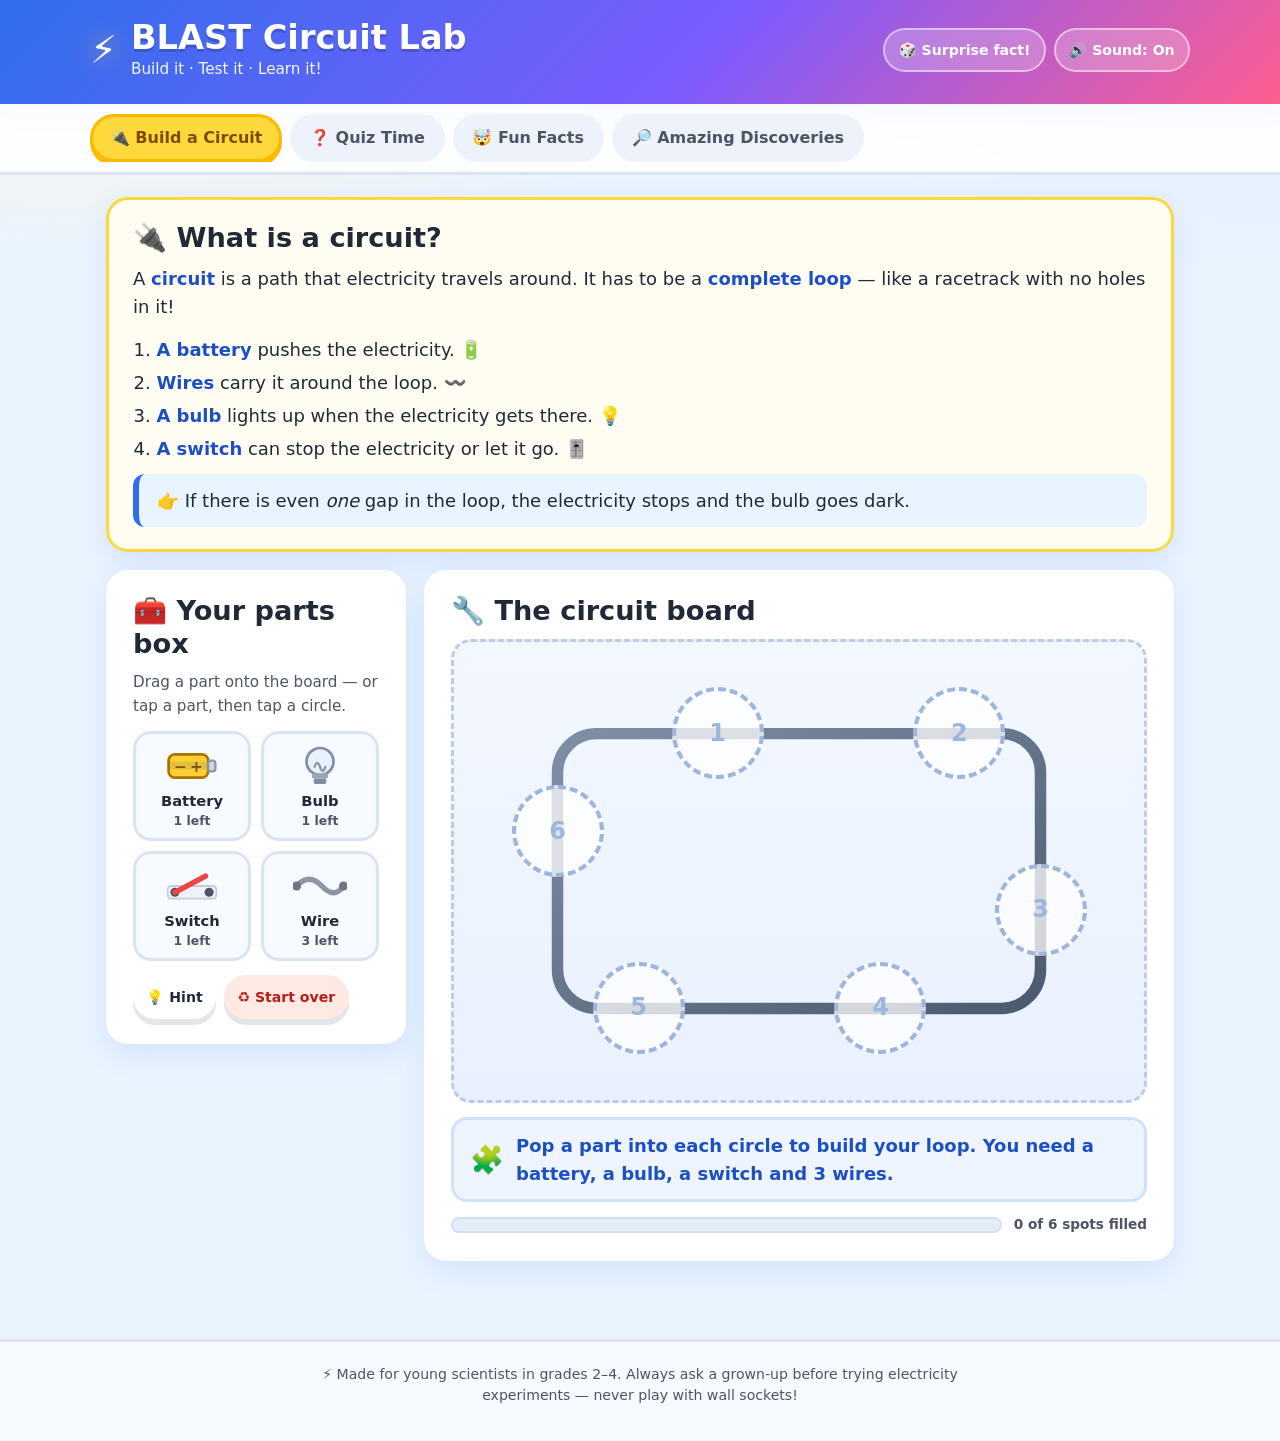
<file: index.html>
<!DOCTYPE html>
<html lang="en">
<head>
<meta charset="UTF-8" />
<meta name="viewport" content="width=device-width, initial-scale=1.0" />
<title>⚡ BLAST Circuit Lab — Electricity for Kids</title>
<meta name="description" content="A fun interactive website that teaches kids in grades 2-4 how to build an electrical circuit, with quizzes, fun facts and amazing discoveries." />
<link rel="icon" href="data:image/svg+xml,<svg xmlns='http://www.w3.org/2000/svg' viewBox='0 0 100 100'><text y='.9em' font-size='90'>⚡</text></svg>" />
<link rel="stylesheet" href="css/styles.css" />
</head>
<body>

<a class="skip-link" href="#main">Skip to content</a>

<header class="site-header">
  <div class="header-inner">
    <div class="brand">
      <span class="brand-bolt" aria-hidden="true">⚡</span>
      <div>
        <h1>BLAST Circuit Lab</h1>
        <p class="tagline">Build it · Test it · Learn it!</p>
      </div>
    </div>
    <div class="header-tools">
      <button id="factButton" class="btn btn-small btn-ghost" type="button" title="Show a random fun fact">
        🎲 Surprise fact!
      </button>
      <button id="soundToggle" class="btn btn-small btn-ghost" type="button" aria-pressed="true" title="Turn sound on or off">
        🔊 Sound: On
      </button>
    </div>
  </div>
</header>

<nav class="tabs" aria-label="Choose an activity">
  <div class="tabs-inner" role="tablist">
    <button class="tab is-active" role="tab" id="tab-build" aria-controls="panel-build" aria-selected="true" data-tab="build">🔌 Build a Circuit</button>
    <button class="tab" role="tab" id="tab-quiz" aria-controls="panel-quiz" aria-selected="false" data-tab="quiz">❓ Quiz Time</button>
    <button class="tab" role="tab" id="tab-facts" aria-controls="panel-facts" aria-selected="false" data-tab="facts">🤯 Fun Facts</button>
    <button class="tab" role="tab" id="tab-discoveries" aria-controls="panel-discoveries" aria-selected="false" data-tab="discoveries">🔎 Amazing Discoveries</button>
  </div>
</nav>

<main id="main">

  <!-- ============ BUILD A CIRCUIT ============ -->
  <section class="panel is-active" id="panel-build" role="tabpanel" aria-labelledby="tab-build">

    <div class="card intro-card">
      <h2>🔌 What is a circuit?</h2>
      <p>A <strong>circuit</strong> is a path that electricity travels around. It has to be a <strong>complete loop</strong> — like a racetrack with no holes in it!</p>
      <ol class="steps">
        <li><strong>A battery</strong> pushes the electricity. 🔋</li>
        <li><strong>Wires</strong> carry it around the loop. 〰️</li>
        <li><strong>A bulb</strong> lights up when the electricity gets there. 💡</li>
        <li><strong>A switch</strong> can stop the electricity or let it go. 🎚️</li>
      </ol>
      <p class="tip">👉 If there is even <em>one</em> gap in the loop, the electricity stops and the bulb goes dark.</p>
    </div>

    <div class="builder-layout">

      <div class="card tray-card">
        <h2>🧰 Your parts box</h2>
        <p class="hint-small">Drag a part onto the board — or tap a part, then tap a circle.</p>
        <div class="tray" id="tray">
          <button class="part" type="button" data-part="battery" aria-label="Battery">
            <span class="part-icon" data-icon="battery"></span>
            <span class="part-name">Battery</span>
            <span class="part-count" data-count="battery"></span>
          </button>
          <button class="part" type="button" data-part="bulb" aria-label="Light bulb">
            <span class="part-icon" data-icon="bulb"></span>
            <span class="part-name">Bulb</span>
            <span class="part-count" data-count="bulb"></span>
          </button>
          <button class="part" type="button" data-part="switch" aria-label="Switch">
            <span class="part-icon" data-icon="switch"></span>
            <span class="part-name">Switch</span>
            <span class="part-count" data-count="switch"></span>
          </button>
          <button class="part" type="button" data-part="wire" aria-label="Wire">
            <span class="part-icon" data-icon="wire"></span>
            <span class="part-name">Wire</span>
            <span class="part-count" data-count="wire"></span>
          </button>
        </div>
        <div class="tray-actions">
          <button class="btn btn-small" id="hintButton" type="button">💡 Hint</button>
          <button class="btn btn-small btn-warn" id="resetButton" type="button">♻️ Start over</button>
        </div>
      </div>

      <div class="card board-card">
        <h2>🔧 The circuit board</h2>

        <div class="board" id="board">
          <svg class="board-svg" viewBox="0 0 600 400" preserveAspectRatio="none" aria-hidden="true">
            <defs>
              <linearGradient id="loopGrad" x1="0" y1="0" x2="1" y2="1">
                <stop offset="0%" stop-color="#7f8fa6" />
                <stop offset="100%" stop-color="#4b5a6e" />
              </linearGradient>
            </defs>
            <path id="loopPath" d="M 124 80 H 476 A 34 34 0 0 1 510 114 V 286 A 34 34 0 0 1 476 320 H 124 A 34 34 0 0 1 90 286 V 114 A 34 34 0 0 1 124 80 Z" fill="none" stroke="url(#loopGrad)" stroke-width="10" stroke-linecap="round" />
            <path id="loopGlow" d="M 124 80 H 476 A 34 34 0 0 1 510 114 V 286 A 34 34 0 0 1 476 320 H 124 A 34 34 0 0 1 90 286 V 114 A 34 34 0 0 1 124 80 Z" fill="none" stroke="#ffd93b" stroke-width="14" stroke-linecap="round" class="loop-glow" />
          </svg>
          <div class="slots" id="slots"></div>
          <div class="electrons" id="electrons" aria-hidden="true"></div>
        </div>

        <div class="status" id="status" role="status" aria-live="polite">
          <span class="status-emoji">🧩</span>
          <span class="status-text">Pop a part into each circle to build your loop!</span>
        </div>

        <div class="progress-wrap" aria-hidden="true">
          <div class="progress-bar"><span id="progressFill"></span></div>
          <span class="progress-label" id="progressLabel">0 of 6 spots filled</span>
        </div>
      </div>
    </div>
  </section>

  <!-- ============ QUIZ ============ -->
  <section class="panel" id="panel-quiz" role="tabpanel" aria-labelledby="tab-quiz">
    <div class="card quiz-card">
      <h2>❓ Quiz Time</h2>
      <p class="hint-small">Pick the best answer. You'll find out right away if you got it!</p>

      <div class="quiz-head">
        <span class="pill" id="quizProgress">Question 1 of 8</span>
        <span class="pill pill-score" id="quizScore">⭐ 0 stars</span>
      </div>

      <div class="quiz-body" id="quizBody">
        <h3 class="quiz-question" id="quizQuestion">Loading…</h3>
        <div class="answers" id="quizAnswers"></div>
        <div class="feedback" id="quizFeedback" role="status" aria-live="polite"></div>
        <div class="quiz-actions">
          <button class="btn btn-next" id="nextQuestion" type="button" hidden>Next question ➡️</button>
        </div>
      </div>

      <div class="quiz-result" id="quizResult" hidden>
        <div class="result-emoji" id="resultEmoji">🏆</div>
        <h3 id="resultTitle">Great job!</h3>
        <p id="resultText"></p>
        <div class="result-stars" id="resultStars"></div>
        <button class="btn btn-primary" id="restartQuiz" type="button">🔁 Play again</button>
      </div>
    </div>
  </section>

  <!-- ============ FUN FACTS ============ -->
  <section class="panel" id="panel-facts" role="tabpanel" aria-labelledby="tab-facts">
    <div class="card">
      <h2>🤯 Fun Facts about Electricity</h2>
      <p class="hint-small">Tap a card to flip it over and see the surprise!</p>
    </div>
    <div class="facts-grid" id="factsGrid"></div>
  </section>

  <!-- ============ AMAZING DISCOVERIES ============ -->
  <section class="panel" id="panel-discoveries" role="tabpanel" aria-labelledby="tab-discoveries">
    <div class="card">
      <h2>🔎 Amazing Discoveries</h2>
      <p class="hint-small">People have been figuring out electricity for a very, very long time. Here is the story!</p>
    </div>
    <div class="timeline" id="timeline"></div>
    <div class="card discovery-cta">
      <h3>🌟 Your turn to discover!</h3>
      <p>Try the <strong>static electricity</strong> trick: rub a balloon on your hair for 10 seconds, then hold it near tiny paper bits. The paper jumps up! That's electricity you can see — and it's the very same thing the ancient Greeks noticed thousands of years ago.</p>
    </div>
  </section>

</main>

<footer class="site-footer">
  <p>⚡ Made for young scientists in grades 2–4. Always ask a grown-up before trying electricity experiments — never play with wall sockets!</p>
</footer>

<div class="toast" id="toast" role="status" aria-live="polite" hidden></div>

<script src="js/icons.js"></script>
<script src="js/content.js"></script>
<script src="js/circuit.js"></script>
<script src="js/quiz.js"></script>
<script src="js/app.js"></script>
</body>
</html>
</file>
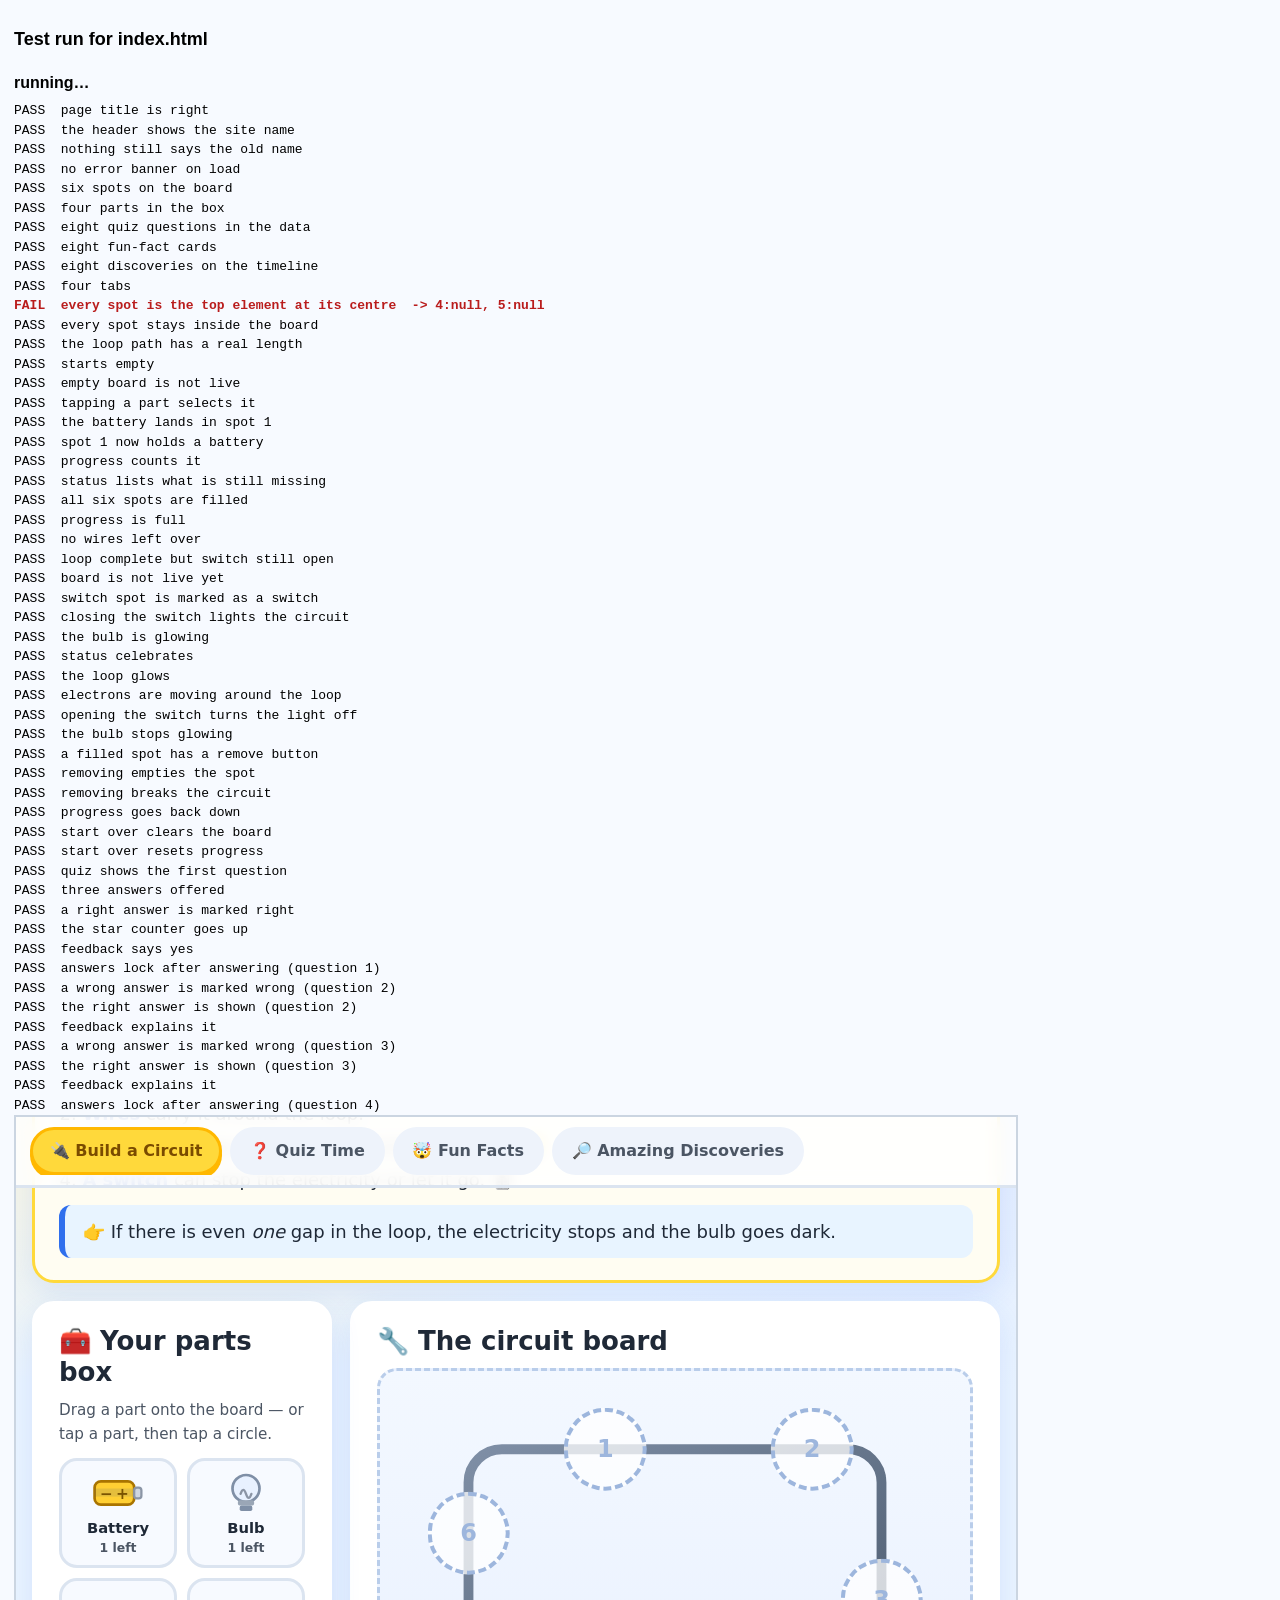
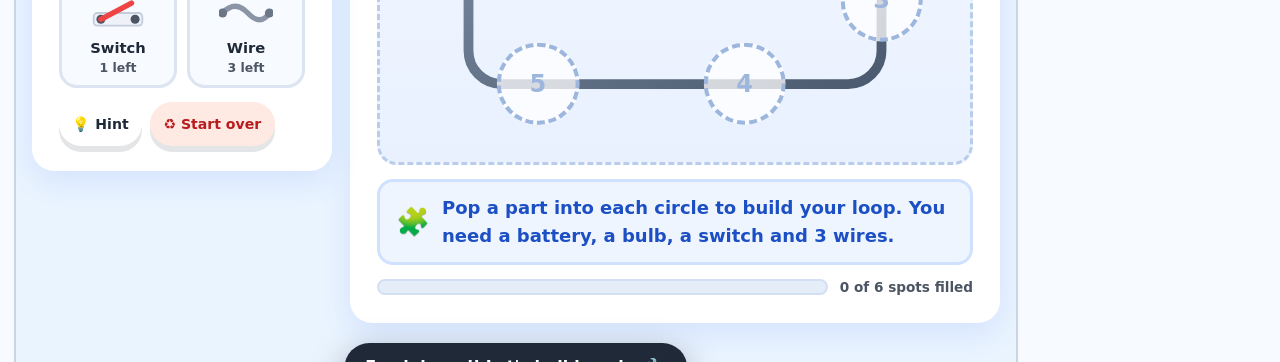
<file: tests/run-tests.html>
<!DOCTYPE html>
<html lang="en">
<head>
<meta charset="UTF-8" />
<title>BLAST Circuit Lab — tests</title>
<style>
  body { font: 15px/1.5 Verdana, sans-serif; margin: 0; padding: 14px; background: #f7faff; }
  h1 { font-size: 18px; }
  #log { white-space: pre-wrap; font-family: ui-monospace, Menlo, Consolas, monospace; font-size: 13px; }
  .pass { color: #15803d; }
  .fail { color: #b91c1c; font-weight: 700; }
  #frame { width: 1000px; height: 900px; border: 2px solid #cbd5e1; background: #fff; }
  .summary { font-weight: 700; font-size: 16px; padding: 6px 0; }
</style>
</head>
<body>
<h1>Test run for index.html</h1>
<div class="summary" id="summary">running…</div>
<div id="log"></div>
<iframe id="frame" src="../index.html" title="site under test"></iframe>

<script>
(function () {
  "use strict";
  var out = document.getElementById("log");
  var passed = 0, failed = 0;

  function log(text, cls) {
    var div = document.createElement("div");
    if (cls) div.className = cls;
    div.textContent = text;
    out.appendChild(div);
  }
  function check(name, ok, detail) {
    if (ok) { passed++; log("PASS  " + name); }
    else { failed++; log("FAIL  " + name + (detail ? "  -> " + detail : ""), "fail"); }
  }
  function sleep(ms) { return new Promise(function (r) { setTimeout(r, ms); }); }

  var frame = document.getElementById("frame");

  frame.addEventListener("load", function () {
    setTimeout(run, 400);
  });

  async function run() {
    var win = frame.contentWindow;
    var doc = frame.contentDocument;

    if (!win || !doc) { check("iframe is reachable", false); finish(); return; }

    check("page title is right", /BLAST Circuit Lab/.test(doc.title), doc.title);
    check("the header shows the site name",
          /BLAST Circuit Lab/.test((doc.querySelector("h1") || {}).textContent || ""));
    check("nothing still says the old name",
          !/Sparky/.test(doc.documentElement.innerHTML));
    check("no error banner on load", !doc.getElementById("errorBar"));

    /* ---------- structure ---------- */
    var slots = doc.querySelectorAll(".slot");
    check("six spots on the board", slots.length === 6, "found " + slots.length);
    var parts = doc.querySelectorAll(".part");
    check("four parts in the box", parts.length === 4, "found " + parts.length);
    check("eight quiz questions in the data", win.BlastContent.quiz.length === 8);
    check("eight fun-fact cards", doc.querySelectorAll(".fact").length === 8);
    check("eight discoveries on the timeline", doc.querySelectorAll(".discovery").length === 8);
    check("four tabs", doc.querySelectorAll(".tab").length === 4);

    /* ---------- spots really are clickable (nothing on top of them) ---------- */
    var board = doc.getElementById("board");
    board.scrollIntoView({ block: "center" });
    await sleep(120);
    var blocked = [];
    for (var i = 0; i < slots.length; i++) {
      var r = slots[i].getBoundingClientRect();
      var hit = doc.elementFromPoint(r.left + r.width / 2, r.top + r.height / 2);
      if (!(hit === slots[i] || slots[i].contains(hit))) {
        blocked.push(i + 1 + ":" + (hit ? hit.className : "null"));
      }
    }
    check("every spot is the top element at its centre", blocked.length === 0, blocked.join(", "));

    /* ---------- the spots sit on the loop, inside the board ---------- */
    var boardRect = board.getBoundingClientRect();
    var outside = [];
    for (var s = 0; s < slots.length; s++) {
      var sr = slots[s].getBoundingClientRect();
      if (sr.left < boardRect.left - 2 || sr.right > boardRect.right + 2 ||
          sr.top < boardRect.top - 2 || sr.bottom > boardRect.bottom + 2) outside.push(s + 1);
    }
    check("every spot stays inside the board", outside.length === 0, "outside: " + outside.join(", "));

    var path = doc.getElementById("loopPath");
    check("the loop path has a real length", path.getTotalLength() > 800, path.getTotalLength());

    /* ---------- building the circuit by clicking, like a child would ---------- */
    function statusText() { return doc.querySelector("#status .status-text").textContent; }
    function progress() { return doc.getElementById("progressLabel").textContent; }
    function partBtn(type) { return doc.querySelector('.part[data-part="' + type + '"]'); }
    function slot(i) { return doc.querySelectorAll(".slot")[i]; }

    check("starts empty", /0 of 6 spots filled/.test(progress()), progress());
    check("empty board is not live", !board.classList.contains("is-live"));

    partBtn("battery").click();
    check("tapping a part selects it", partBtn("battery").getAttribute("aria-pressed") === "true");
    slot(0).click();
    check("the battery lands in spot 1", slot(0).classList.contains("is-filled"));
    check("spot 1 now holds a battery", slot(0).dataset.part === "battery", slot(0).dataset.part);
    check("progress counts it", /1 of 6 spots filled/.test(progress()), progress());
    check("status lists what is still missing", /Still to add/.test(statusText()), statusText());

    // one part of each kind + 3 wires
    partBtn("bulb").click();  slot(1).click();
    partBtn("switch").click(); slot(2).click();
    partBtn("wire").click();  slot(3).click();
    partBtn("wire").click();  slot(4).click();
    partBtn("wire").click();  slot(5).click();

    check("all six spots are filled", doc.querySelectorAll(".slot.is-filled").length === 6);
    check("progress is full", /6 of 6 spots filled/.test(progress()), progress());
    check("no wires left over", /all used/.test(partBtn("wire").textContent), partBtn("wire").textContent);
    check("loop complete but switch still open", /close it/.test(statusText()), statusText());
    check("board is not live yet", !board.classList.contains("is-live"));

    // clicking the switch closes it
    var sw = slot(2);
    check("switch spot is marked as a switch", sw.dataset.part === "switch");
    sw.click();
    await sleep(80);
    check("closing the switch lights the circuit", board.classList.contains("is-live"));
    check("the bulb is glowing", slot(1).classList.contains("is-lit"));
    check("status celebrates", /WOW/.test(statusText()), statusText());
    check("the loop glows", doc.getElementById("loopGlow").classList.contains("loop-glow"));

    var dot = doc.querySelector(".electron");
    var dotLeft1 = dot.style.left;
    await sleep(300);
    check("electrons are moving around the loop", dot.style.left !== "" && dot.style.left !== dotLeft1,
          dotLeft1 + " -> " + dot.style.left);

    // opening the switch stops it again
    sw.click();
    await sleep(60);
    check("opening the switch turns the light off", !board.classList.contains("is-live"));
    check("the bulb stops glowing", !slot(1).classList.contains("is-lit"));
    sw.click();   // close it again for the next test

    // taking a part out
    var removeBtn = slot(0).querySelector(".slot-remove");
    check("a filled spot has a remove button", !!removeBtn);
    removeBtn.click();
    check("removing empties the spot", !slot(0).classList.contains("is-filled"));
    check("removing breaks the circuit", !board.classList.contains("is-live"));
    check("progress goes back down", /5 of 6 spots filled/.test(progress()), progress());

    // start over
    doc.getElementById("resetButton").click();
    check("start over clears the board", doc.querySelectorAll(".slot.is-filled").length === 0);
    check("start over resets progress", /0 of 6 spots filled/.test(progress()), progress());

    /* ---------- the quiz ---------- */
    var quizData = win.BlastContent.quiz;
    var score = 0;
    for (var q = 0; q < quizData.length; q++) {
      var qText = doc.getElementById("quizQuestion").textContent;
      if (q === 0) check("quiz shows the first question", qText === quizData[0].q, qText);
      var answers = doc.querySelectorAll("#quizAnswers .answer");
      if (q === 0) check("three answers offered", answers.length === 3, answers.length);

      if (q === 1 || q === 2) {
        // answer two of them wrongly on purpose, so we end on 6 of 8 (two stars)
        var wrong = (quizData[q].correct + 1) % 3;
        answers[wrong].click();
        await sleep(40);
        check("a wrong answer is marked wrong (question " + (q + 1) + ")",
              answers[wrong].classList.contains("is-wrong"));
        check("the right answer is shown (question " + (q + 1) + ")",
              answers[quizData[q].correct].classList.contains("is-correct"));
        check("feedback explains it", /answer is/.test(doc.getElementById("quizFeedback").textContent));
      } else {
        answers[quizData[q].correct].click();
        await sleep(40);
        if (q === 0) {
          score++;
          check("a right answer is marked right", answers[quizData[0].correct].classList.contains("is-correct"));
          check("the star counter goes up", /1 star/.test(doc.getElementById("quizScore").textContent),
                doc.getElementById("quizScore").textContent);
          check("feedback says yes", /Yes!/.test(doc.getElementById("quizFeedback").textContent));
        } else {
          score++;
        }
        check("answers lock after answering (question " + (q + 1) + ")",
              doc.querySelector("#quizAnswers .answer").disabled === true);
      }
      doc.getElementById("nextQuestion").click();
      await sleep(40);
    }

    check("quiz reached the results screen", doc.getElementById("quizResult").hidden === false);
    check("quiz counted 6 of 8 right", /6 out of 8/.test(doc.getElementById("resultText").textContent),
          doc.getElementById("resultText").textContent);
    check("quiz shows two of three stars for 6/8",
          doc.querySelectorAll("#resultStars .star-off").length === 1 &&
          doc.querySelectorAll("#resultStars .star-on").length === 2,
          doc.getElementById("resultStars").innerHTML);
    check("the 2-star message is the friendly one",
          /Great work/.test(doc.getElementById("resultTitle").textContent),
          doc.getElementById("resultTitle").textContent);

    doc.getElementById("restartQuiz").click();
    check("play again restarts at question 1",
          /Question 1 of 8/.test(doc.getElementById("quizProgress").textContent),
          doc.getElementById("quizProgress").textContent);
    check("play again resets the score", /0 stars/.test(doc.getElementById("quizScore").textContent));

    /* ---------- tabs, facts, timeline, sound ---------- */
    var factsTab = doc.getElementById("tab-facts");
    factsTab.click();
    check("tapping a tab activates it", factsTab.classList.contains("is-active"));
    check("the facts panel opens", doc.getElementById("panel-facts").classList.contains("is-active"));
    check("the build panel closes", !doc.getElementById("panel-build").classList.contains("is-active"));

    var card = doc.querySelector(".fact");
    card.click();
    check("a fact card flips over", card.classList.contains("is-flipped"));

    doc.getElementById("tab-build").click();
    check("we can go back to the builder", doc.getElementById("panel-build").classList.contains("is-active"));

    doc.getElementById("soundToggle").click();
    check("sound can be switched off", /Off/.test(doc.getElementById("soundToggle").textContent),
          doc.getElementById("soundToggle").textContent);
    check("sound really is off inside the app", win.BlastSound.isOn() === false);
    doc.getElementById("soundToggle").click();
    check("sound can be switched back on", win.BlastSound.isOn() === true);

    /* ---------- things a small hand has to be able to tap (44px or more) ---------- */
    function measure(selector, label, min) {
      var nodes = doc.querySelectorAll(selector);
      var small = [];
      var checked = 0;
      for (var i = 0; i < nodes.length; i++) {
        if (!nodes[i].offsetParent && nodes[i].offsetWidth === 0) continue;  // hidden
        var r = nodes[i].getBoundingClientRect();
        if (r.width === 0 && r.height === 0) continue;
        checked++;
        if (r.height < min || r.width < min) {
          small.push(Math.round(r.width) + "x" + Math.round(r.height));
        }
      }
      check(label + " are at least " + min + "px (checked " + checked + ")",
            checked > 0 && small.length === 0, small.join(", "));
    }

    doc.getElementById("tab-build").click();
    measure(".slot", "board spots", 44);
    measure(".part", "parts-box buttons", 44);
    measure(".tab", "tab buttons", 44);
    measure(".btn", "toolbar buttons", 44);
    doc.getElementById("tab-facts").click();
    measure(".fact", "fun-fact cards", 44);
    doc.getElementById("tab-quiz").click();
    measure(".answer", "quiz answer buttons", 44);
    doc.getElementById("tab-discoveries").click();
    measure(".discovery", "discovery cards", 44);
    doc.getElementById("tab-build").click();

    /* ---------- it has to fit a small phone screen ---------- */
    var startWidth = frame.style.width;
    frame.style.width = "360px";
    await sleep(350);
    var overflow = doc.documentElement.scrollWidth - win.innerWidth;
    var wide = [];
    if (overflow > 1) {
      var all = doc.querySelectorAll("body *");
      for (var w = 0; w < all.length && wide.length < 6; w++) {
        var wr = all[w].getBoundingClientRect();
        if (wr.right > win.innerWidth + 1 && wr.width > 0) {
          wide.push((all[w].id ? "#" + all[w].id : all[w].className || all[w].tagName) +
                    "(" + Math.round(wr.right) + ")");
        }
      }
    }
    check("no sideways scrolling at 360px wide", overflow <= 1,
          overflow + "px too wide: " + wide.join(", "));
    var boardBox = board.getBoundingClientRect();
    check("the board still fits a phone screen", boardBox.width <= win.innerWidth,
          Math.round(boardBox.width) + " > " + win.innerWidth);
    var slotSmall = 0;
    for (var k = 0; k < slots.length; k++) {
      var kr = slots[k].getBoundingClientRect();
      if (kr.width < 44 || kr.height < 44) slotSmall++;
      if (kr.left < -1 || kr.right > win.innerWidth + 1) slotSmall++;
    }
    check("spots stay big enough and on screen at 360px", slotSmall === 0, slotSmall + " problems");
    frame.style.width = startWidth;
    await sleep(150);

    check("no error banner appeared during the whole run", !doc.getElementById("errorBar"));
    finish();
  }

  function finish() {
    var summary = document.getElementById("summary");
    summary.textContent = failed === 0
      ? "ALL TESTS PASSED (" + passed + " checks)"
      : failed + " FAILED of " + (passed + failed) + " checks";
    summary.style.color = failed === 0 ? "#15803d" : "#b91c1c";
    log("");
    log(failed === 0 ? "RESULT: ALL TESTS PASSED (" + passed + " checks)" : "RESULT: " + failed + " FAILED");
  }
})();
</script>
</body>
</html>
</file>
<file: css/styles.css>
/* ============================================================
   BLAST Circuit Lab — styles
   Bright, chunky and friendly for grades 2-4
   ============================================================ */

:root {
  --blue: #2f6fed;
  --blue-dark: #1c4fc4;
  --yellow: #ffd93b;
  --yellow-deep: #ffb800;
  --orange: #ff7a18;
  --purple: #7c5cff;
  --green: #22c55e;
  --green-dark: #15803d;
  --red: #ef4444;
  --pink: #ff5d8f;
  --ink: #1f2937;
  --ink-soft: #4b5563;
  --paper: #ffffff;
  --sky: #eaf4ff;
  --line: #dbe4f0;
  --shadow: 0 6px 0 rgba(31, 41, 55, 0.12);
  --shadow-soft: 0 10px 30px rgba(47, 111, 237, 0.12);
  --radius: 22px;
  --font: "Baloo 2", "Comic Sans MS", "Chalkboard SE", "Segoe UI", system-ui, -apple-system, sans-serif;
}

* { box-sizing: border-box; }

html { scroll-behavior: smooth; }

body {
  margin: 0;
  font-family: var(--font);
  font-size: 18px;
  line-height: 1.55;
  color: var(--ink);
  background:
    radial-gradient(1200px 600px at 10% -10%, #fff6d6 0%, transparent 60%),
    radial-gradient(900px 500px at 100% 0%, #e2ecff 0%, transparent 55%),
    var(--sky);
  background-attachment: fixed;
  -webkit-font-smoothing: antialiased;
}

h1, h2, h3 { line-height: 1.2; margin: 0 0 .4em; }
h1 { font-size: clamp(1.5rem, 3.4vw, 2.1rem); }
h2 { font-size: clamp(1.25rem, 2.6vw, 1.7rem); }
h3 { font-size: 1.2rem; }
p { margin: 0 0 .8em; }
strong { color: var(--blue-dark); }

.skip-link {
  position: absolute; left: -999px; top: 0; z-index: 100;
  background: var(--ink); color: #fff; padding: .6em 1em; border-radius: 0 0 12px 0;
}
.skip-link:focus { left: 0; }

/* ---------------- Header ---------------- */
.site-header {
  background: linear-gradient(135deg, var(--blue) 0%, var(--purple) 55%, var(--pink) 100%);
  color: #fff;
  padding: 18px 20px 22px;
  box-shadow: 0 6px 24px rgba(47, 111, 237, .28);
}
.header-inner {
  max-width: 1100px; margin: 0 auto;
  display: flex; flex-wrap: wrap; gap: 14px;
  align-items: center; justify-content: space-between;
}
.brand { display: flex; align-items: center; gap: 14px; }
.brand h1 { margin: 0; text-shadow: 0 3px 0 rgba(0,0,0,.16); }
.brand-bolt {
  font-size: 2.4rem; line-height: 1;
  filter: drop-shadow(0 0 12px rgba(255, 217, 59, .9));
  animation: boltPulse 2.4s ease-in-out infinite;
}
@keyframes boltPulse {
  0%, 100% { transform: scale(1) rotate(-4deg); }
  50%      { transform: scale(1.14) rotate(6deg); }
}
.tagline { margin: 0; font-size: .95rem; opacity: .95; }
.header-tools { display: flex; gap: 8px; flex-wrap: wrap; }

/* ---------------- Buttons ---------------- */
.btn {
  font-family: var(--font);
  font-size: 1rem; font-weight: 700;
  display: inline-flex; align-items: center; justify-content: center;
  min-height: 44px;                      /* easy for small hands to tap */
  border: none; border-radius: 999px;
  padding: .6em 1.15em; cursor: pointer;
  background: #fff; color: var(--ink);
  box-shadow: var(--shadow);
  transition: transform .12s ease, box-shadow .12s ease, background .12s ease;
}
.btn:hover { transform: translateY(-2px); }
.btn:active { transform: translateY(2px); box-shadow: 0 2px 0 rgba(31,41,55,.12); }
.btn:focus-visible { outline: 3px dashed var(--yellow-deep); outline-offset: 3px; }
.btn-small { font-size: .88rem; padding: .45em .95em; }
.btn-ghost { background: rgba(255,255,255,.22); color: #fff; box-shadow: none; border: 2px solid rgba(255,255,255,.5); }
.btn-ghost:hover { background: rgba(255,255,255,.34); }
.btn-primary { background: var(--blue); color: #fff; }
.btn-warn { background: #ffe9e3; color: #b91c1c; }
.btn-next { background: var(--green); color: #fff; }

/* ---------------- Tabs ---------------- */
.tabs {
  position: sticky; top: 0; z-index: 20;
  background: rgba(255,255,255,.86);
  backdrop-filter: blur(8px);
  border-bottom: 3px solid var(--line);
  padding: 10px 14px;
}
.tabs-inner {
  max-width: 1100px; margin: 0 auto;
  display: flex; gap: 8px; overflow-x: auto;
  scrollbar-width: thin;
}
.tab {
  font-family: var(--font); font-size: 1rem; font-weight: 700;
  white-space: nowrap;
  min-height: 48px;                      /* easy for small hands to tap */
  border: 3px solid transparent; border-radius: 999px;
  background: #eef3fb; color: var(--ink-soft);
  padding: .5em 1.05em; cursor: pointer;
  transition: all .15s ease;
}
.tab:hover { background: #e0e9f9; transform: translateY(-1px); }
.tab.is-active {
  background: var(--yellow); color: #7a4b00;
  border-color: var(--yellow-deep);
  box-shadow: 0 4px 0 var(--yellow-deep);
}
.tab:focus-visible { outline: 3px dashed var(--blue); outline-offset: 2px; }

/* ---------------- Layout / cards ---------------- */
main { max-width: 1100px; margin: 0 auto; padding: 22px 16px 60px; }
.panel { display: none; animation: fadeUp .35s ease; }
.panel.is-active { display: block; }
@keyframes fadeUp {
  from { opacity: 0; transform: translateY(12px); }
  to   { opacity: 1; transform: none; }
}
.card {
  background: var(--paper);
  border-radius: var(--radius);
  padding: 22px 24px;
  margin-bottom: 18px;
  box-shadow: var(--shadow-soft);
  border: 3px solid #fff;
}
.intro-card { border-color: var(--yellow); background: #fffdf2; }
.tip {
  background: #e8f4ff; border-left: 6px solid var(--blue);
  border-radius: 12px; padding: .7em 1em; margin: .6em 0 0;
}
.steps { margin: .2em 0 .6em; padding-left: 1.3em; }
.steps li { margin-bottom: .3em; }
.hint-small { font-size: .95rem; color: var(--ink-soft); }

.builder-layout {
  display: grid;
  grid-template-columns: minmax(220px, 300px) 1fr;
  gap: 18px;
  align-items: start;
}
@media (max-width: 820px) {
  .builder-layout { grid-template-columns: 1fr; }
}

/* ---------------- Parts box ---------------- */
.tray-card { position: sticky; top: 82px; }
@media (max-width: 820px) { .tray-card { position: static; } }

.tray {
  display: grid;
  grid-template-columns: 1fr 1fr;
  gap: 10px;
  margin: 10px 0 14px;
}
.part {
  font-family: var(--font);
  display: flex; flex-direction: column; align-items: center; gap: 4px;
  background: #f7faff; border: 3px solid var(--line);
  border-radius: 18px; padding: 10px 6px;
  cursor: grab; color: var(--ink); font-weight: 700; font-size: .92rem;
  transition: transform .12s ease, box-shadow .12s ease, border-color .12s ease;
  position: relative;
}
.part:hover { transform: translateY(-3px); border-color: var(--blue); box-shadow: 0 8px 18px rgba(47,111,237,.16); }
.part:active { cursor: grabbing; }
.part.is-picked {
  border-color: var(--yellow-deep); background: #fff8dc;
  box-shadow: 0 0 0 4px rgba(255,184,0,.28);
  animation: picked 1s ease-in-out infinite;
}
@keyframes picked {
  0%, 100% { transform: translateY(0) scale(1); }
  50%      { transform: translateY(-4px) scale(1.03); }
}
.part.is-dragging { opacity: .45; }
.part-icon { display: block; width: 54px; height: 44px; }
.part-icon svg { width: 100%; height: 100%; display: block; }
.part-count { font-size: .78rem; color: var(--ink-soft); font-weight: 600; }
.tray-actions { display: flex; gap: 8px; flex-wrap: wrap; }

/* ---------------- Circuit board ---------------- */
.board-card { min-height: 480px; }
.board {
  position: relative;
  width: 100%;
  aspect-ratio: 3 / 2;
  background:
    linear-gradient(#f3f8ff, #e9f1ff);
  border: 3px dashed #b9cdea;
  border-radius: 20px;
  overflow: hidden;
  margin-bottom: 14px;
  touch-action: none;
}
.board-svg { position: absolute; inset: 0; width: 100%; height: 100%; }
.loop-glow { opacity: 0; transition: opacity .4s ease; }
.board.is-live .loop-glow {
  opacity: .85;
  animation: glowPulse 1.1s ease-in-out infinite;
}
@keyframes glowPulse { 0%,100% { opacity: .35; } 50% { opacity: .95; } }

.slots { position: absolute; inset: 0; }
.slot {
  position: absolute;
  width: clamp(58px, 14%, 92px);
  aspect-ratio: 1 / 1;
  transform: translate(-50%, -50%);
  border-radius: 50%;
  border: 4px dashed #9db6dd;
  background: rgba(255,255,255,.75);
  display: flex; align-items: center; justify-content: center;
  cursor: pointer;
  transition: transform .15s ease, border-color .15s ease, background .15s ease, box-shadow .15s ease;
}
.slot .slot-num {
  font-weight: 800; color: #9db6dd; font-size: clamp(1rem, 2.4vw, 1.5rem);
}
.slot:hover { transform: translate(-50%, -50%) scale(1.07); border-color: var(--blue); background: #eef5ff; }
.slot:focus-visible { outline: 3px dashed var(--blue); outline-offset: 3px; }
.slot.is-target { border-color: var(--green); background: #e8ffee; box-shadow: 0 0 0 6px rgba(34,197,94,.2); }
.slot.is-filled { border-style: solid; border-color: var(--line); background: #fff; }
.slot .slot-icon { width: 76%; height: 76%; pointer-events: none; }
.slot .slot-icon svg { width: 100%; height: 100%; display: block; }
.slot .slot-remove {
  position: absolute; top: -8px; right: -8px;
  width: 26px; height: 26px; border-radius: 50%;
  border: none; background: var(--red); color: #fff;
  font-size: 15px; font-weight: 800; line-height: 1;
  cursor: pointer; box-shadow: 0 2px 6px rgba(0,0,0,.25);
  display: none; align-items: center; justify-content: center;
}
.slot.is-filled .slot-remove { display: flex; }
.slot.is-filled:hover .slot-remove { transform: scale(1.12); }

/* the switch is clickable to open / close */
.slot[data-part="switch"].is-filled { cursor: pointer; }

.slot.is-lit .slot-icon { filter: drop-shadow(0 0 14px rgba(255,217,59,1)); }
.slot.is-lit .slot-icon svg { animation: bulbPop .5s ease; }
@keyframes bulbPop {
  0% { transform: scale(.9); }
  60% { transform: scale(1.14); }
  100% { transform: scale(1); }
}

.electrons { position: absolute; inset: 0; pointer-events: none; }
.electron {
  position: absolute; width: 16px; height: 16px;
  margin: -8px 0 0 -8px; border-radius: 50%;
  background: radial-gradient(circle at 35% 35%, #fff8b8, var(--yellow) 55%, var(--yellow-deep));
  box-shadow: 0 0 12px 3px rgba(255,200,0,.85);
}

/* ---------------- Status + progress ---------------- */
.status {
  display: flex; align-items: center; gap: 12px;
  background: #eef5ff; border: 3px solid #cfe1ff;
  border-radius: 16px; padding: 12px 16px;
  font-weight: 700; color: var(--blue-dark);
  min-height: 62px;
}
.status-emoji { font-size: 1.7rem; line-height: 1; }
.status.is-win { background: #e9fff0; border-color: var(--green); color: var(--green-dark); }
.status.is-win .status-emoji { animation: boltPulse 1s ease-in-out infinite; }
.status.is-warn { background: #fff6e5; border-color: var(--yellow-deep); color: #92400e; }

.progress-wrap { display: flex; align-items: center; gap: 12px; margin-top: 12px; }
.progress-bar {
  flex: 1; height: 16px; border-radius: 999px;
  background: #e5edf9; overflow: hidden; border: 2px solid #d3e0f4;
}
.progress-bar span {
  display: block; height: 100%; width: 0%;
  background: linear-gradient(90deg, var(--yellow), var(--orange));
  border-radius: 999px; transition: width .3s ease;
}
.progress-label { font-size: .85rem; font-weight: 700; color: var(--ink-soft); white-space: nowrap; }

/* ---------------- Quiz ---------------- */
.quiz-card { max-width: 760px; margin-inline: auto; }
.quiz-head { display: flex; justify-content: space-between; gap: 10px; flex-wrap: wrap; margin-bottom: 14px; }
.pill {
  background: #eef3fb; color: var(--blue-dark);
  border-radius: 999px; padding: .3em 1em;
  font-weight: 800; font-size: .88rem;
}
.pill-score { background: #fff6d8; color: #8a5a00; }
.quiz-question { margin-bottom: .8em; }
.answers { display: grid; gap: 10px; }
.answer {
  font-family: var(--font); font-size: 1.02rem; font-weight: 700;
  text-align: left; color: var(--ink);
  background: #f7faff; border: 3px solid var(--line);
  border-radius: 16px; padding: .75em 1em; cursor: pointer;
  display: flex; align-items: center; gap: 12px;
  transition: transform .12s ease, border-color .12s ease, background .12s ease;
}
.answer:hover:not(:disabled) { transform: translateX(4px); border-color: var(--blue); background: #eef5ff; }
.answer:disabled { cursor: default; }
.answer .answer-letter {
  flex: 0 0 34px; height: 34px; border-radius: 50%;
  background: var(--blue); color: #fff;
  display: flex; align-items: center; justify-content: center;
  font-weight: 800;
}
.answer.is-correct { background: #e9fff0; border-color: var(--green); }
.answer.is-correct .answer-letter { background: var(--green); }
.answer.is-wrong { background: #ffeef0; border-color: var(--red); }
.answer.is-wrong .answer-letter { background: var(--red); }
.answer.is-correct::after { content: "✅"; margin-left: auto; font-size: 1.2rem; }
.answer.is-wrong::after { content: "❌"; margin-left: auto; font-size: 1.2rem; }

.feedback {
  margin-top: 14px; padding: 0 16px; border-radius: 14px;
  font-weight: 700; max-height: 0; overflow: hidden;
  transition: max-height .3s ease, padding .3s ease;
}
.feedback.show { max-height: 260px; padding: 12px 16px; }
.feedback.good { background: #e9fff0; color: var(--green-dark); border: 3px solid var(--green); }
.feedback.bad  { background: #fff6e5; color: #92400e; border: 3px solid var(--yellow-deep); }
.quiz-actions { margin-top: 14px; text-align: right; }

.quiz-result { text-align: center; padding: 10px 0; }
.result-emoji { font-size: 4rem; line-height: 1; animation: boltPulse 1.6s ease-in-out infinite; }
.result-stars { font-size: 2rem; letter-spacing: .12em; margin: 6px 0 16px; min-height: 2.4rem; }
.result-stars .star-off { opacity: .22; }

/* ---------------- Fun facts ---------------- */
.facts-grid {
  display: grid;
  grid-template-columns: repeat(auto-fill, minmax(230px, 1fr));
  gap: 16px;
}
.fact {
  background: transparent; border: none; padding: 0;
  perspective: 1000px; cursor: pointer;
  font-family: var(--font); min-height: 190px;
}
.fact-inner {
  position: relative; width: 100%; height: 100%; min-height: 190px;
  transform-style: preserve-3d;
  transition: transform .6s cubic-bezier(.4,.1,.3,1.2);
}
.fact.is-flipped .fact-inner { transform: rotateY(180deg); }
.fact-face {
  position: absolute; inset: 0;
  border-radius: var(--radius);
  padding: 18px;
  display: flex; flex-direction: column; gap: 8px;
  align-items: center; justify-content: center; text-align: center;
  backface-visibility: hidden; -webkit-backface-visibility: hidden;
  box-shadow: var(--shadow-soft);
  border: 3px solid #fff;
}
.fact-front { background: linear-gradient(160deg, #ffffff, #eef5ff); }
.fact-back {
  transform: rotateY(180deg);
  background: linear-gradient(160deg, #fff8e1, #ffe9c7);
  border-color: var(--yellow);
}
.fact-emoji { font-size: 2.4rem; line-height: 1; }
.fact-title { font-weight: 800; font-size: 1.05rem; color: var(--blue-dark); }
.fact-text { font-size: .95rem; font-weight: 600; color: var(--ink); }
.fact-tap { font-size: .8rem; font-weight: 700; color: var(--ink-soft); }
.fact:focus-visible .fact-inner { outline: 3px dashed var(--blue); outline-offset: 4px; border-radius: var(--radius); }

/* ---------------- Discoveries timeline ---------------- */
.timeline {
  position: relative;
  padding-left: 34px;
  margin-bottom: 18px;
}
.timeline::before {
  content: ""; position: absolute; left: 12px; top: 6px; bottom: 6px;
  width: 6px; border-radius: 999px;
  background: linear-gradient(180deg, var(--yellow), var(--orange), var(--pink), var(--purple), var(--blue));
}
.discovery {
  position: relative;
  background: var(--paper);
  border-radius: 18px;
  padding: 16px 18px;
  margin-bottom: 14px;
  box-shadow: var(--shadow-soft);
  border: 3px solid #fff;
}
.discovery::before {
  content: ""; position: absolute; left: -30px; top: 22px;
  width: 20px; height: 20px; border-radius: 50%;
  background: #fff; border: 5px solid var(--orange);
}
.discovery .when {
  display: inline-block;
  background: var(--purple); color: #fff;
  border-radius: 999px; padding: .1em .8em;
  font-size: .85rem; font-weight: 800; margin-bottom: .4em;
}
.discovery h3 { margin-bottom: .25em; }
.discovery p { margin-bottom: 0; }
.discovery .who { font-size: .88rem; color: var(--ink-soft); font-weight: 700; }
.discovery-cta { background: #fffdf2; border-color: var(--yellow); }

/* ---------------- Toast ---------------- */
.toast {
  position: fixed; left: 50%; bottom: 24px; transform: translateX(-50%) translateY(20px);
  background: var(--ink); color: #fff;
  padding: .8em 1.3em; border-radius: 999px;
  font-weight: 700; font-size: 1rem;
  box-shadow: 0 12px 34px rgba(0,0,0,.35);
  opacity: 0; transition: opacity .3s ease, transform .3s ease;
  z-index: 90; max-width: 90vw; text-align: center;
}
.toast.show { opacity: 1; transform: translateX(-50%) translateY(0); }

/* ---------------- Footer ---------------- */
.site-footer {
  text-align: center; padding: 22px 18px 34px;
  color: var(--ink-soft); font-size: .88rem;
  border-top: 3px solid var(--line); background: rgba(255,255,255,.6);
}
.site-footer p { margin: 0 auto; max-width: 700px; }

@media (prefers-reduced-motion: reduce) {
  *, *::before, *::after { animation-duration: .001s !important; transition-duration: .001s !important; }
}
</file>
